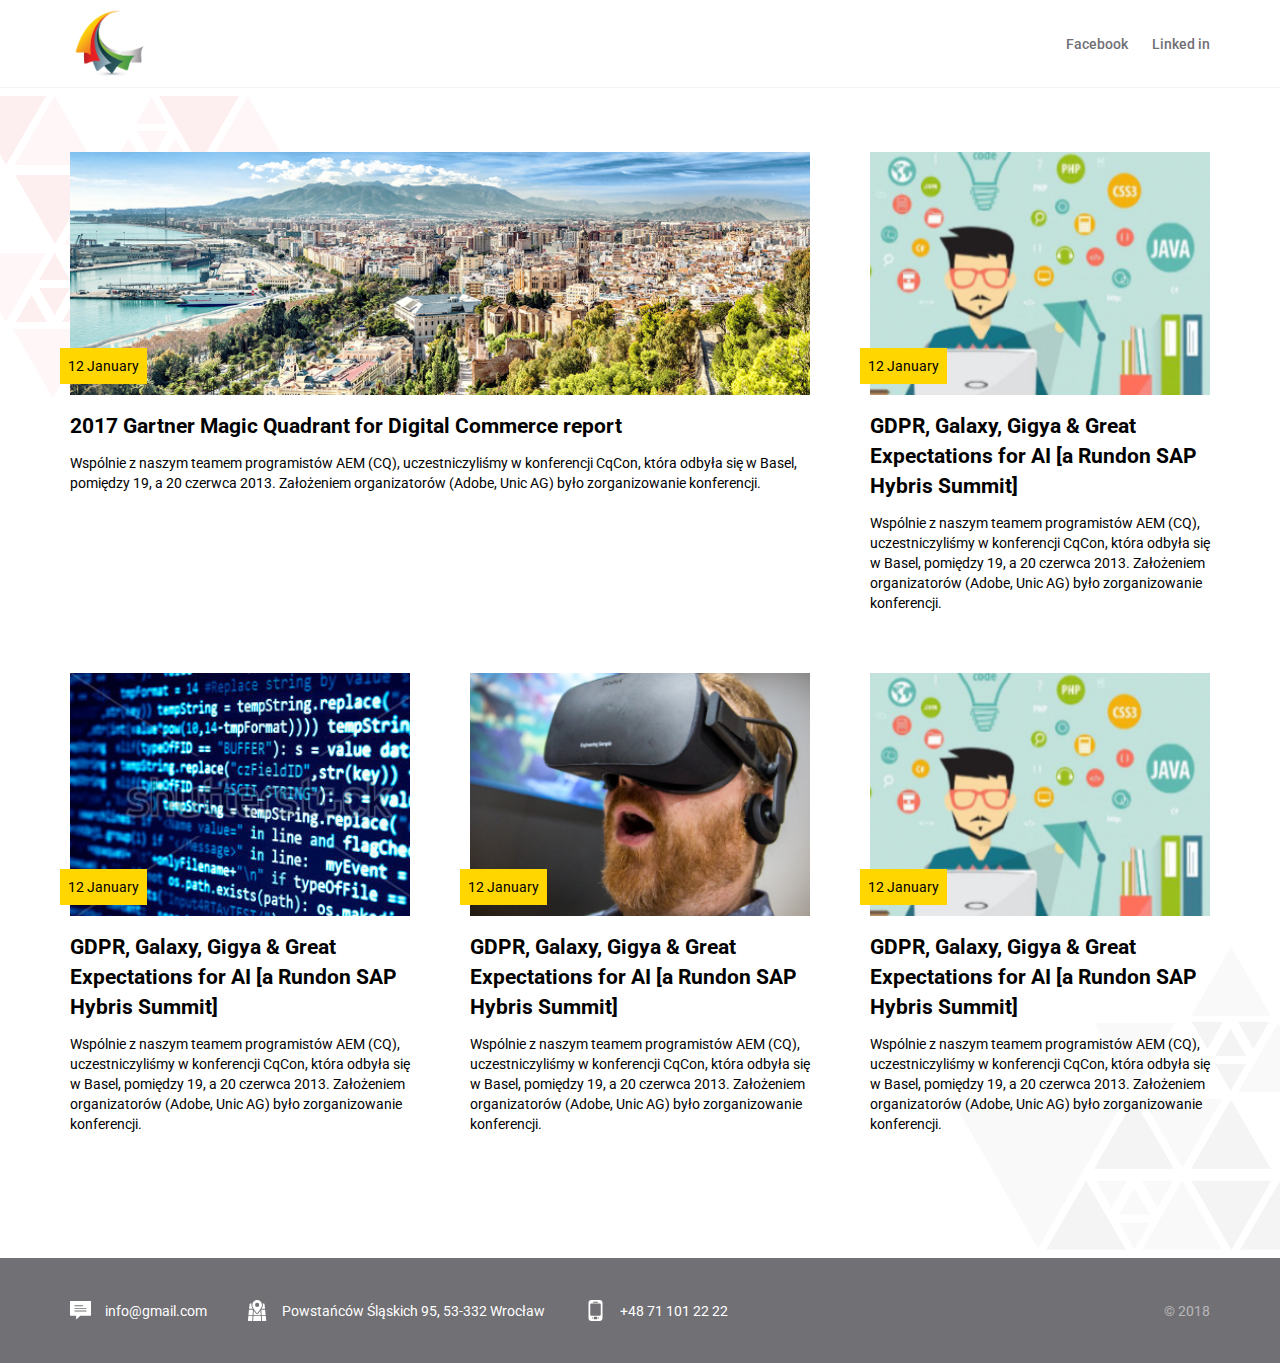
<file: index.html>
<!DOCTYPE html>
<html lang="pl">
<head>
    <meta charset="UTF-8">
    <meta content="width=device-width, initial-scale=1, user-scalable=no" name="viewport"/>

    <title>Blog</title>

    <link href="https://fonts.googleapis.com/css?family=Roboto:300,500&amp;subset=latin-ext" rel="stylesheet">
    <link rel="stylesheet" type="text/css" href="styles/bootstrap.css">
    <link rel="stylesheet" type="text/css" href="styles/main.css">
    <link rel="stylesheet" type="text/css" href="styles/header.css">
    <link rel="stylesheet" type="text/css" href="styles/section-articles.css">
    <link rel="stylesheet" type="text/css" href="styles/footer.css">

</head>

<body>

<header class="header">
    <div class="header__container container">
        <a href="#">
            <img src="media/logo.png" alt="logo" class="header__logo"/>
        </a>

        <div class="header__media-links">
            <a href="https://www.facebook.com/"
               target="_blank"
               class="header__media-link">

                Facebook
            </a>

            <a href="https://www.linkedin.com/"
               target="_blank"
               class="header__media-link">

                Linked in
            </a>
        </div>
    </div>
</header>

<main class="main">
    <img src="media/top-left-emblem.png" alt="top-left-emblem" class="top-left-emblem"/>
    <img src="media/bottom-right-emblem.png" alt="bottom-right-emblem" class="bottom-right-emblem"/>

    <section class="section-articles container">

        <div class="section-articles__content row">

            <div class="articles-column col-lg-8 col-md-8 col-sm-12 col-xs-12">
                <a href="article.html" class="articles-links">
                    <div class="article-header" style="background-image: url(media/article-photo-1.jpg);">
                        <time datetime="2018-01-12" class="section-articles__time">12 January</time>
                    </div>

                    <h2 class="articles__header-text">2017 Gartner Magic Quadrant for Digital Commerce report</h2>

                    <p class="articles__paragraph-text">Wspólnie z naszym teamem programistów AEM (CQ), uczestniczyliśmy
                        w konferencji CqCon, która odbyła się w Basel, pomiędzy 19, a 20
                        czerwca 2013. Założeniem organizatorów (Adobe, Unic AG)
                        było zorganizowanie konferencji.</p>
                </a>
            </div>

            <div class="articles-column col-lg-4 col-md-4 col-sm-6 col-xs-12">
                <a href="#" class="articles-links">
                    <div class="article-header" style="background-image: url(media/article-photo-2.jpg);">
                        <time datetime="2018-01-12" class="section-articles__time">12 January</time>
                    </div>

                    <h2 class="articles__header-text">GDPR, Galaxy, Gigya & Great Expectations for AI [a Rundon SAP
                        Hybris Summit]</h2>

                    <p class="articles__paragraph-text">Wspólnie z naszym teamem programistów AEM (CQ), uczestniczyliśmy
                        w konferencji CqCon, która odbyła się w Basel, pomiędzy 19, a 20
                        czerwca 2013. Założeniem organizatorów (Adobe, Unic AG) było zorganizowanie
                        konferencji.</p>
                </a>
            </div>

            <div class="articles-column col-lg-4 col-md-4 col-sm-6 col-xs-12">
                <a href="#" class="articles-links">
                    <div class="article-header" style="background-image: url(media/article-photo-3.jpg);">
                        <time datetime="2018-01-12" class="section-articles__time">12 January</time>
                    </div>

                    <h2 class="articles__header-text">GDPR, Galaxy, Gigya & Great Expectations for AI [a Rundon SAP
                        Hybris Summit]</h2>

                    <p class="articles__paragraph-text">Wspólnie z naszym teamem programistów AEM (CQ), uczestniczyliśmy
                        w konferencji CqCon, która odbyła się w Basel, pomiędzy 19, a 20
                        czerwca 2013. Założeniem organizatorów (Adobe, Unic AG) było zorganizowanie
                        konferencji.</p>
                </a>
            </div>

            <div class="articles-column col-lg-4 col-md-4 col-sm-6 col-xs-12">
                <a href="#" class="articles-links">
                    <div class="article-header" style="background-image: url(media/article-photo-4.jpg);">
                        <time datetime="2018-01-12" class="section-articles__time">12 January</time>
                    </div>

                    <h2 class="articles__header-text">GDPR, Galaxy, Gigya & Great Expectations for AI [a Rundon SAP
                        Hybris Summit]</h2>

                    <p class="articles__paragraph-text">Wspólnie z naszym teamem programistów AEM (CQ), uczestniczyliśmy
                        w konferencji CqCon, która odbyła się w Basel, pomiędzy 19, a 20
                        czerwca 2013. Założeniem organizatorów (Adobe, Unic AG) było zorganizowanie
                        konferencji.</p>
                </a>
            </div>

            <div class="articles-column col-lg-4 col-md-4 col-sm-6 col-xs-12">
                <a href="#" class="articles-links">
                    <div class="article-header" style="background-image: url(media/article-photo-2.jpg);">
                        <time datetime="2018-01-12" class="section-articles__time">12 January</time>
                    </div>

                    <h2 class="articles__header-text">GDPR, Galaxy, Gigya & Great Expectations for AI [a Rundon SAP
                        Hybris Summit]</h2>

                    <p class="articles__paragraph-text">Wspólnie z naszym teamem programistów AEM (CQ), uczestniczyliśmy
                        w konferencji CqCon, która odbyła się w Basel, pomiędzy 19, a 20
                        czerwca 2013. Założeniem organizatorów (Adobe, Unic AG) było zorganizowanie
                        konferencji.</p>
                </a>
            </div>
        </div>

    </section>

</main>

<footer class="footer">
    <div class="footer-content container">
        <div class="footer-information">
            <div class="contact-information">
                <svg xmlns="http://www.w3.org/2000/svg" class="contact-information__icon" viewBox="0 0 24 24">
                    <title>Bubble Chat Text</title>
                    <path d="M23.5,1H.5a.5.5,0,0,0-.5.5v16a.5.5,0,0,0,.5.5H7v3.5a.5.5,0,0,0,.85.35L11.71,18H23.5a.5.5,0,0,0,.5-.5V1.5A.5.5,0,0,0,23.5,1ZM5.5,6h9a.5.5,0,0,1,0,1h-9a.5.5,0,0,1,0-1Zm13,7H5.5a.5.5,0,0,1,0-1h13a.5.5,0,0,1,0,1Zm0-3H5.5a.5.5,0,0,1,0-1h13a.5.5,0,0,1,0,1Z"/>
                </svg>
                <a href="mailto:info@gmail.com" class="contact-information__text">info@gmail.com</a>
            </div>

            <div class="contact-information">
                <svg xmlns="http://www.w3.org/2000/svg" class="contact-information__icon" viewBox="0 0 24 24">
                    <title>Location Map</title>
                    <polygon points="6.81 11 2.31 11 1.68 17 6.42 17 6.81 11"/>
                    <polygon points="20.69 11 16.37 11 16.75 17 21.32 17 20.69 11"/>
                    <polygon points="16.18 24 15.81 18 7.36 18 6.97 24 16.18 24"/>
                    <path d="M12.74,15.46a1.5,1.5,0,0,1-2.3,0C10,15,8.89,13.56,7.75,11.88L7.42,17h8.32l-.32-5.11C14.29,13.57,13.15,15,12.74,15.46Z"/>
                    <path d="M6.36,18H1.58L1,23.45a.5.5,0,0,0,.5.55H6Z"/>
                    <path d="M18.18,5.59A10,10,0,0,1,16.6,10h4L20,4.45A.5.5,0,0,0,19.5,4H18A6.56,6.56,0,0,1,18.18,5.59Z"/>
                    <path d="M16.81,18l.38,6H21.5a.5.5,0,0,0,.37-.17.51.51,0,0,0,.13-.39L21.42,18Z"/>
                    <path d="M6.58,10A10,10,0,0,1,5,5.59,6.51,6.51,0,0,1,5.2,4H3.5a.5.5,0,0,0-.5.45L2.42,10Z"/>
                    <path d="M11.59,0A5.6,5.6,0,0,0,6,5.59c0,3,5,9,5.21,9.23a.5.5,0,0,0,.77,0c.21-.25,5.2-6.27,5.2-9.23A5.59,5.59,0,0,0,11.59,0Zm0,8A2.41,2.41,0,1,1,14,5.59,2.41,2.41,0,0,1,11.59,8Z"/>
                </svg>
                <span class="contact-information__text">Powstańców Śląskich 95, 53-332 Wrocław</span>
            </div>

            <div class="contact-information">
                <svg xmlns="http://www.w3.org/2000/svg" class="contact-information__icon" viewBox="0 0 24 24">
                    <title>Mobile Phone</title>
                    <path d="M16.5,0h-9A3.5,3.5,0,0,0,4,3.5v17A3.5,3.5,0,0,0,7.5,24h9A3.5,3.5,0,0,0,20,20.5V3.5A3.5,3.5,0,0,0,16.5,0Zm-7,2h5a.5.5,0,0,1,0,1h-5a.5.5,0,0,1,0-1ZM9,21H8V20H9Zm5,.5a.5.5,0,0,1-.5.5h-3a.5.5,0,0,1-.5-.5v-2a.5.5,0,0,1,.5-.5h3a.5.5,0,0,1,.5.5Zm2-.5H15V20h1Zm2-4.5A1.5,1.5,0,0,1,16.5,18h-9A1.5,1.5,0,0,1,6,16.5V5.5A1.5,1.5,0,0,1,7.5,4h9A1.5,1.5,0,0,1,18,5.5Z"/>
                </svg>
                <span class="contact-information__text">+48 71 101 22 22</span>
            </div>
        </div>

        <div class="footer-text">
            <span>© 2018</span>
        </div>
    </div>
</footer>

</body>

</html>
</file>
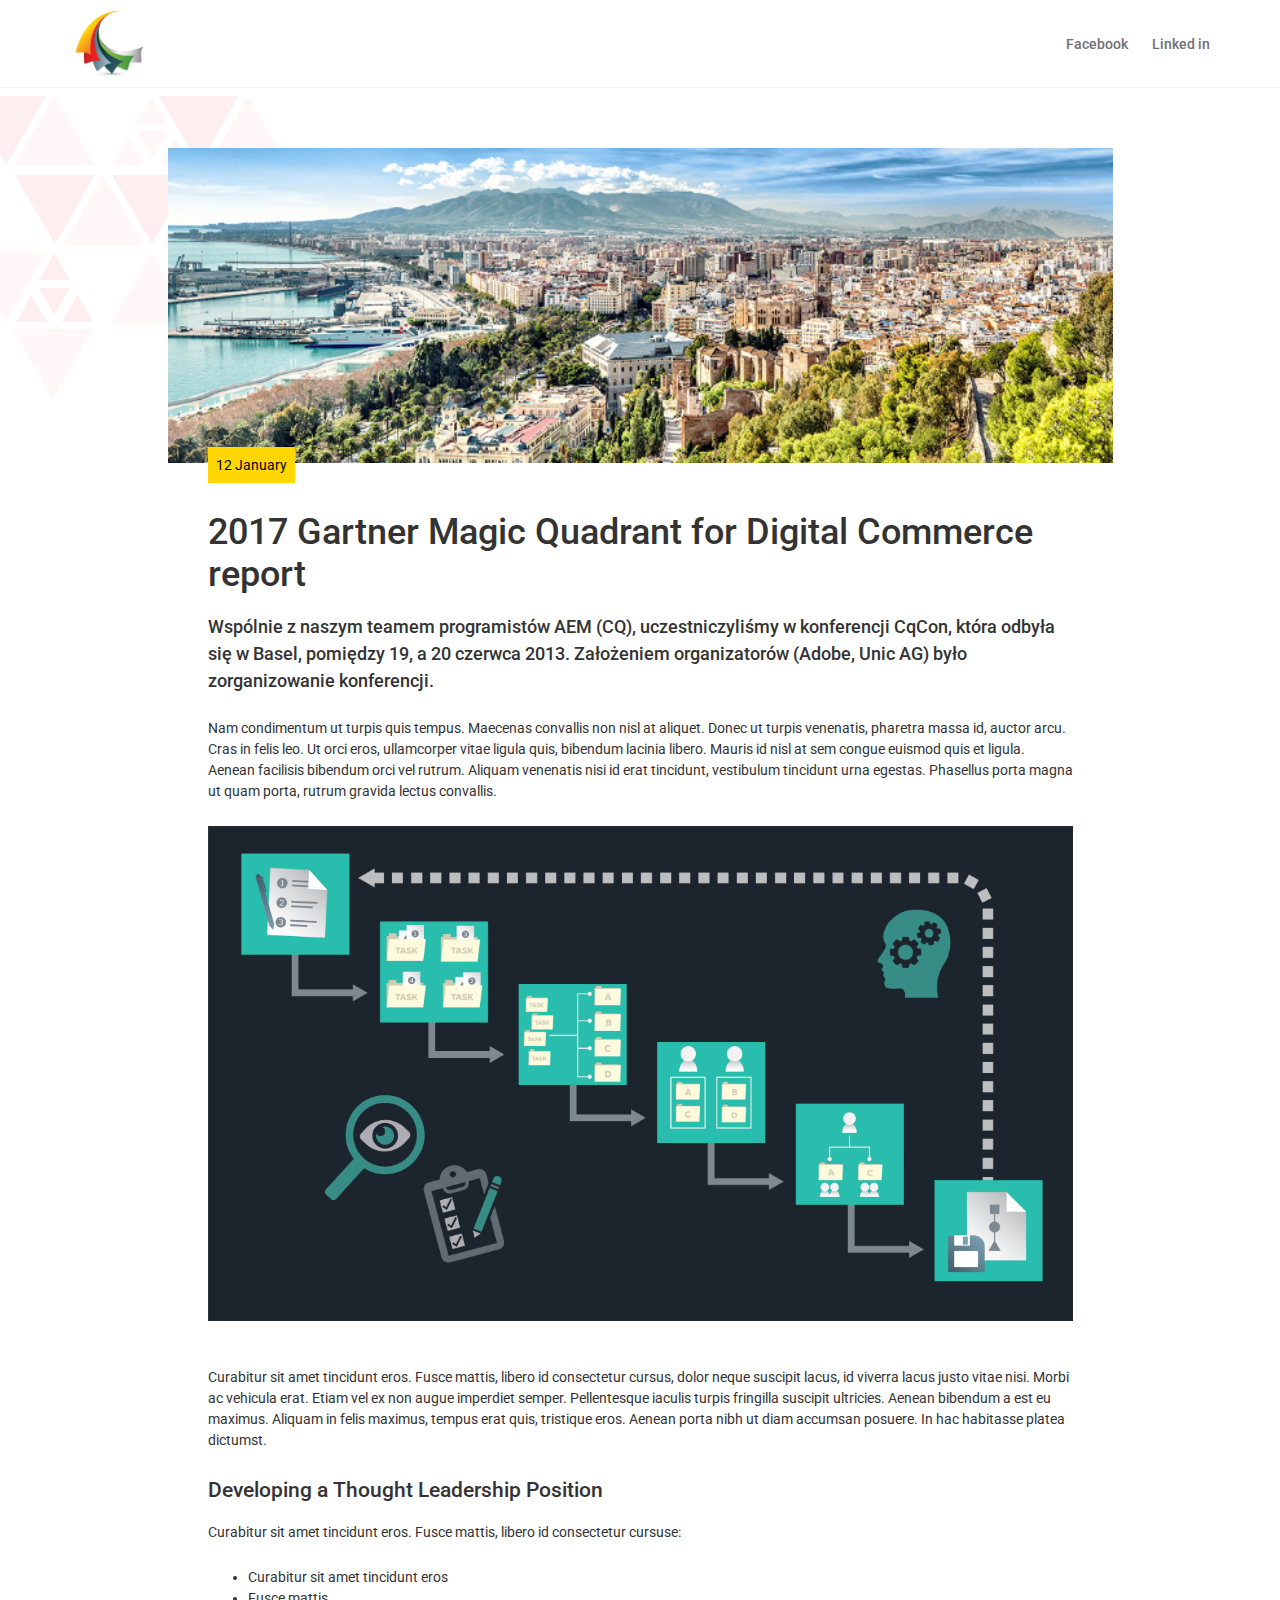
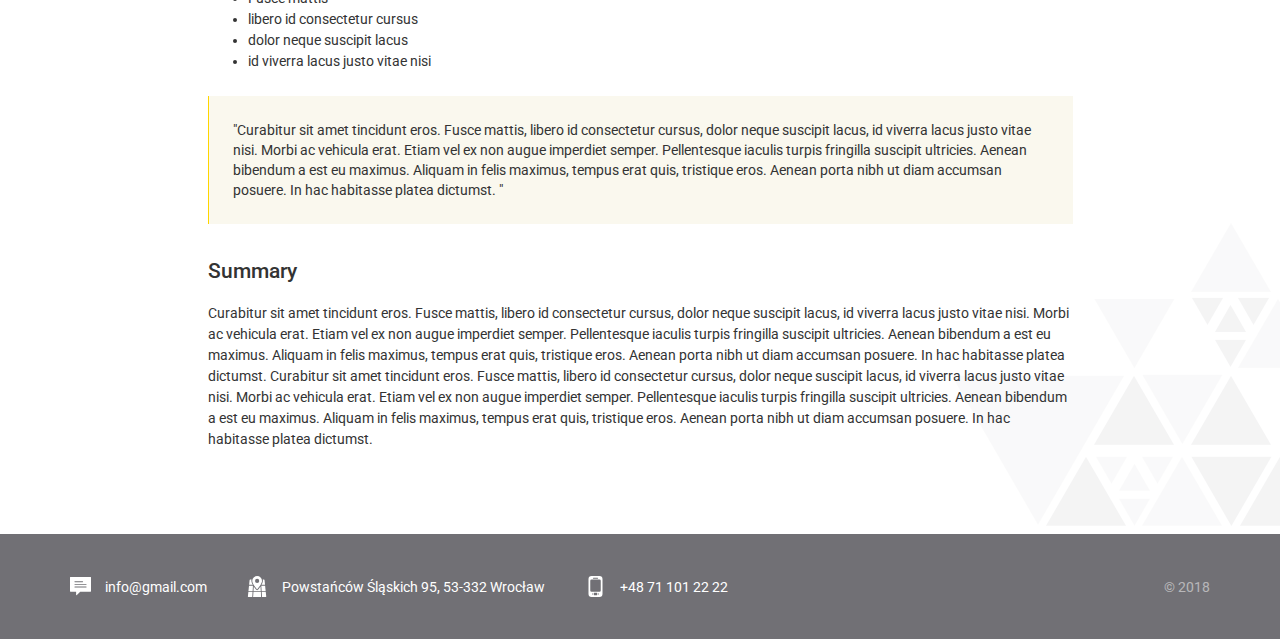
<file: article.html>
<!DOCTYPE html>
<html lang="pl">
<head>
    <meta charset="UTF-8">
    <meta content="width=device-width, initial-scale=1, user-scalable=no" name="viewport"/>

    <title>Article</title>

    <link href="https://fonts.googleapis.com/css?family=Roboto:300,500&amp;subset=latin-ext" rel="stylesheet">
    <link rel="stylesheet" type="text/css" href="styles/bootstrap.css">
    <link rel="stylesheet" type="text/css" href="styles/main.css">
    <link rel="stylesheet" type="text/css" href="styles/header.css">
    <link rel="stylesheet" type="text/css" href="styles/footer.css">
    <link rel="stylesheet" type="text/css" href="styles/section__single-article.css">

</head>

<body>
<header class="header">
    <div class="header__container container">
        <a href="index.html">
            <img src="media/logo.png" alt="logo" class="header__logo"/>
        </a>

        <div class="header__media-links">
            <a href="https://www.facebook.com/"
               target="_blank"
               class="header__media-link">

                Facebook
            </a>

            <a href="https://www.linkedin.com/"
               target="_blank"
               class="header__media-link">

                Linked in
            </a>
        </div>
    </div>
</header>

<main class="main">
    <div class="emblems-container">
        <img src="media/top-left-emblem.png" alt="top-left-emblem" class="top-left-emblem"/>
        <img src="media/bottom-right-emblem.png" alt="bottom-right-emblem" class="bottom-right-emblem"/>
    </div>

    <section class="section__single-article container">
        <div class="row">
            <article class="col-md-offset-1 col-lg-offset-1 col-lg-10 col-md-10 col-sm-12 col-xs-12">
                <div class="single-article__header" style="background-image: url(media/article-photo-1.jpg);">
                    <time datetime="2018-01-12" class="section-articles__time">12 January</time>
                </div>

                <div class="single-article__content">
                    <div class="single-article__container">
                        <h1>2017 Gartner Magic Quadrant for Digital Commerce report</h1>

                        <p>Wspólnie z naszym teamem programistów AEM (CQ),
                            uczestniczyliśmy w
                            konferencji CqCon, która odbyła się w Basel, pomiędzy 19, a 20 czerwca 2013. Założeniem
                            organizatorów (Adobe, Unic AG) było zorganizowanie konferencji.</p>

                        <p>Nam condimentum ut turpis quis tempus. Maecenas convallis non
                            nisl at
                            aliquet. Donec ut turpis venenatis, pharetra massa id, auctor arcu. Cras in felis leo. Ut
                            orci
                            eros,
                            ullamcorper vitae ligula quis, bibendum lacinia libero. Mauris id nisl at sem congue euismod
                            quis et
                            ligula. Aenean facilisis bibendum orci vel rutrum. Aliquam venenatis nisi id erat tincidunt,
                            vestibulum tincidunt urna egestas. Phasellus porta magna ut quam porta, rutrum gravida
                            lectus
                            convallis.</p>

                        <img src="media/single-article-photo.png" alt="single-article-photo"/>

                        <p>Curabitur sit amet tincidunt eros. Fusce mattis, libero id consectetur cursus, dolor neque
                            suscipit lacus, id viverra lacus justo vitae nisi. Morbi ac vehicula erat. Etiam vel ex non
                            augue imperdiet semper. Pellentesque iaculis turpis fringilla suscipit ultricies. Aenean
                            bibendum a est eu maximus. Aliquam in felis maximus, tempus erat quis, tristique eros.
                            Aenean porta nibh ut diam accumsan posuere. In hac habitasse platea dictumst.
                        </p>

                        <h2>Developing a Thought Leadership Position</h2>

                        <p>Curabitur sit amet tincidunt eros. Fusce mattis, libero id consectetur cursuse:</p>

                        <ul>
                            <li>Curabitur sit amet tincidunt eros</li>
                            <li>Fusce mattis</li>
                            <li>libero id consectetur cursus</li>
                            <li>dolor neque suscipit lacus</li>
                            <li>id viverra lacus justo vitae nisi</li>
                        </ul>

                        <blockquote>Curabitur sit amet tincidunt eros. Fusce mattis, libero id consectetur cursus, dolor
                            neque suscipit lacus, id viverra lacus justo vitae nisi. Morbi ac vehicula erat. Etiam
                            vel ex non augue imperdiet semper. Pellentesque iaculis turpis fringilla suscipit
                            ultricies. Aenean bibendum a est eu maximus. Aliquam in felis maximus, tempus erat quis,
                            tristique eros. Aenean porta nibh ut diam accumsan posuere. In hac habitasse platea
                            dictumst.
                        </blockquote>

                        <h2>Summary</h2>

                        <p>Curabitur sit amet tincidunt eros. Fusce mattis, libero id consectetur cursus, dolor
                            neque
                            suscipit lacus, id viverra lacus justo vitae nisi. Morbi ac vehicula erat. Etiam vel ex
                            non
                            augue imperdiet semper. Pellentesque iaculis turpis fringilla suscipit ultricies. Aenean
                            bibendum a est eu maximus. Aliquam in felis maximus, tempus erat quis, tristique eros.
                            Aenean porta nibh ut diam accumsan posuere. In hac habitasse platea dictumst.
                            Curabitur sit amet tincidunt eros. Fusce mattis, libero id consectetur cursus, dolor
                            neque suscipit lacus, id viverra lacus justo vitae nisi. Morbi ac vehicula erat. Etiam
                            vel ex non augue imperdiet semper. Pellentesque iaculis turpis fringilla suscipit
                            ultricies.
                            Aenean bibendum a est eu maximus. Aliquam in felis maximus, tempus erat quis, tristique
                            eros.
                            Aenean porta nibh ut diam accumsan posuere. In hac habitasse platea dictumst.
                        </p>

                    </div>
                </div>
            </article>
        </div>
    </section>

</main>

<footer class="footer">
    <div class="footer-content container">
        <div class="footer-information">
            <div class="contact-information">
                <svg xmlns="http://www.w3.org/2000/svg" class="contact-information__icon" viewBox="0 0 24 24">
                    <title>Bubble Chat Text</title>
                    <path d="M23.5,1H.5a.5.5,0,0,0-.5.5v16a.5.5,0,0,0,.5.5H7v3.5a.5.5,0,0,0,.85.35L11.71,18H23.5a.5.5,0,0,0,.5-.5V1.5A.5.5,0,0,0,23.5,1ZM5.5,6h9a.5.5,0,0,1,0,1h-9a.5.5,0,0,1,0-1Zm13,7H5.5a.5.5,0,0,1,0-1h13a.5.5,0,0,1,0,1Zm0-3H5.5a.5.5,0,0,1,0-1h13a.5.5,0,0,1,0,1Z"/>
                </svg>
                <a href="mailto:info@gmail.com" class="contact-information__text">info@gmail.com</a>
            </div>

            <div class="contact-information">
                <svg xmlns="http://www.w3.org/2000/svg" class="contact-information__icon" viewBox="0 0 24 24">
                    <title>Location Map</title>
                    <polygon points="6.81 11 2.31 11 1.68 17 6.42 17 6.81 11"/>
                    <polygon points="20.69 11 16.37 11 16.75 17 21.32 17 20.69 11"/>
                    <polygon points="16.18 24 15.81 18 7.36 18 6.97 24 16.18 24"/>
                    <path d="M12.74,15.46a1.5,1.5,0,0,1-2.3,0C10,15,8.89,13.56,7.75,11.88L7.42,17h8.32l-.32-5.11C14.29,13.57,13.15,15,12.74,15.46Z"/>
                    <path d="M6.36,18H1.58L1,23.45a.5.5,0,0,0,.5.55H6Z"/>
                    <path d="M18.18,5.59A10,10,0,0,1,16.6,10h4L20,4.45A.5.5,0,0,0,19.5,4H18A6.56,6.56,0,0,1,18.18,5.59Z"/>
                    <path d="M16.81,18l.38,6H21.5a.5.5,0,0,0,.37-.17.51.51,0,0,0,.13-.39L21.42,18Z"/>
                    <path d="M6.58,10A10,10,0,0,1,5,5.59,6.51,6.51,0,0,1,5.2,4H3.5a.5.5,0,0,0-.5.45L2.42,10Z"/>
                    <path d="M11.59,0A5.6,5.6,0,0,0,6,5.59c0,3,5,9,5.21,9.23a.5.5,0,0,0,.77,0c.21-.25,5.2-6.27,5.2-9.23A5.59,5.59,0,0,0,11.59,0Zm0,8A2.41,2.41,0,1,1,14,5.59,2.41,2.41,0,0,1,11.59,8Z"/>
                </svg>
                <span class="contact-information__text">Powstańców Śląskich 95, 53-332 Wrocław</span>
            </div>

            <div class="contact-information">
                <svg xmlns="http://www.w3.org/2000/svg" class="contact-information__icon" viewBox="0 0 24 24">
                    <title>Mobile Phone</title>
                    <path d="M16.5,0h-9A3.5,3.5,0,0,0,4,3.5v17A3.5,3.5,0,0,0,7.5,24h9A3.5,3.5,0,0,0,20,20.5V3.5A3.5,3.5,0,0,0,16.5,0Zm-7,2h5a.5.5,0,0,1,0,1h-5a.5.5,0,0,1,0-1ZM9,21H8V20H9Zm5,.5a.5.5,0,0,1-.5.5h-3a.5.5,0,0,1-.5-.5v-2a.5.5,0,0,1,.5-.5h3a.5.5,0,0,1,.5.5Zm2-.5H15V20h1Zm2-4.5A1.5,1.5,0,0,1,16.5,18h-9A1.5,1.5,0,0,1,6,16.5V5.5A1.5,1.5,0,0,1,7.5,4h9A1.5,1.5,0,0,1,18,5.5Z"/>
                </svg>
                <span class="contact-information__text">+48 71 101 22 22</span>
            </div>
        </div>

        <div class="footer-text">
            <span>© 2018</span>
        </div>
    </div>
</footer>
</body>

</html>
</file>
<file: styles/main.css>
* {
    box-sizing: border-box;
    -webkit-font-smoothing: antialiased;
    -moz-osx-font-smoothing: grayscale;
}

html,
body {
    height: 100%;
}

body {
    font-family: 'Roboto', sans-serif;
    display: -ms-grid;
    display: grid;
    -ms-grid-rows: min-content auto min-content;
    grid-template-rows: min-content auto min-content;
    -ms-grid-columns: 100%;
    grid-template-columns: 100%;
}

.header {
    -ms-grid-row: 1;
    -ms-grid-column: 1;
}

.main {
    position: relative;
    -ms-grid-row: 2;
    -ms-grid-column: 1;
}

.footer {
    -ms-grid-row: 3;
    -ms-grid-column: 1;
}

.emblems-container {
    overflow: hidden;
    max-width: 100%;
}

.top-left-emblem {
    margin-top: 8px;
    position: absolute;
}

.bottom-right-emblem {
    position: absolute;
    bottom: 0;
    right: 0;
    margin-bottom: 8px;
}
</file>
<file: styles/header.css>
.header {
    display: flex;
    justify-content: space-between;
    align-items: center;
    max-width: 100%;
    height: 88px;
    border-bottom: 1px solid #f4f4f4;
}

.header__container {
    display: flex;
}

.header__logo {
    width: 80px;
}

.header__media-links {
    display: flex;
    justify-content: space-between;
    align-items: center;
    margin-left: auto;
    margin-top: -16px;
    margin-right: -24px;
}

.header__media-link {
    font-size: 14px;
    font-weight: 500;
    font-style: normal;
    color: #717075;
    text-decoration: none;
    margin-right: 24px;
    margin-top: 16px;
    transition: 0.3s;
}

.header__media-link:visited,
.header__media-link:focus,
.header__media-link:link {
    color: #717075;
    text-decoration: none;
}

.header__media-link:hover {
    color: #ec1848;
}

@media (max-width: 768px) {
    .header__container {
        display: flex;
        flex-wrap: wrap;
        justify-content: center;
        flex-direction: column;
        width: auto;
        padding-top: 24px;
        padding-bottom: 24px;
    }
    .header__media-links {
        display: flex;
        flex-direction: column;
        margin: 14px 0 0;
    }
    .header__media-link {
        margin-top: 8px;
        margin-right: 0;
    }

    .header__media-link:first-child {
        margin-top: 0;
    }

    .header {
        height: auto;
    }
}
</file>
<file: styles/section-articles.css>
.section-articles {
    position: relative;
    padding: 64px 0 64px 0;
    overflow: hidden;
}

.section-articles__content {
    display: flex;
    flex-wrap: wrap;
}

.section-articles__content:before,
.section-articles__content:after {
    content: none;
}

.articles-column {
    display: flex;
    flex-direction: column;
    padding-left: 30px;
    padding-right: 30px;
    transition: 0.3s;
}

.articles-column:hover {
    transition: 0.3s;
}

.articles-links {
    position: relative;
    height: 100%;
    margin-bottom: 48px;
}

.articles-links:after {
    display: block;
    position: absolute;
    content: '';
    top: 0;
    left: -16px;
    right: -16px;
    bottom: 0;
    z-index: -1;
    transition: .3s;
    border-bottom-color: transparent;
}

.articles-links:hover:after {
    background: #faf8ee;
    border-bottom: 2px solid #ffd600;
}

.articles-links:visited,
.articles-links:focus,
.articles-links:link {
    text-decoration: none;
    color: black;
}

.article-header {
    position: relative;
    width: 100%;
    height: 243px;
    background: no-repeat center center / cover;
    transition: box-shadow .5s;
}

.section-articles__time {
    display: flex;
    flex-direction: row;
    align-items: center;
    justify-content: center;
    color: black;
    background-color: #ffd600;
    position: absolute;
    bottom: 11px;
    left: -10px;
    padding: 8px;
}

.articles__header-text, .articles__paragraph-text {
    display: flex;
    align-items: stretch;
    margin: 16px 0 12px 0;
}

.articles__paragraph-text {
    margin-top: 12px;
}

.contact-information__text,
.contact-information__text:hover {
    color: white;
    text-decoration: none;
}

.contact-information__text:visited,
.contact-information__text:focus,
.contact-information__text:link {
    color: white;
    text-decoration: none;
}

@media(max-width: 991px) {
    .section-articles__content {
        display: flex;
        justify-content: center;
    }
}

@media(max-width: 767px) {
    .section-articles__content {
        display: flex;
        flex-direction: column;
        align-items: center;
    }
    .articles-column {
        display: flex;
        justify-content: center;
        width: 100%;
    }
}
</file>
<file: styles/footer.css>
.footer {
    display: flex;
    height: 105px;
    width: 100%;
    background-color: #717075;
}

.footer-content {
    display: flex;
    margin-left: auto;
    align-items: center;
}

.footer-information {
    display: flex;
    color: #ffffff;
    font-size: 14px;
}

.footer-text {
    display: flex;
    justify-content: flex-end;
    margin-left: auto;
    color: rgba(255, 255, 255, 0.5);
    font-size: 14px;
}

.contact-information {
    display: flex;
    align-items: center;
    margin-right: 40px;
}

.contact-information__icon {
    width: 21px;
    height: 21px;
    vertical-align: text-bottom;
    fill: white;
}

.contact-information__text {
    margin-left: 14px;
}

@media(max-width: 768px) {
    .footer {
        height: auto;
    }

    .footer-content {
        display: flex;
        flex-wrap: wrap;
        flex-direction: column;
        align-items: center;
    }

    .footer-information{
        display: flex;
        flex-wrap: wrap;
        flex-direction: column;
        align-items: center;
        margin-top: 16px;
        line-height: 3;
    }

    .footer-text {
        margin: 20px 0 20px 0;
    }

    .contact-information__text {
        vertical-align: middle;
    }

    .contact-information {
        margin-right: 0;
    }
}
</file>
<file: styles/section__single-article.css>
.single-article__header {
    display: flex;
    align-items: flex-end;
    height: 315px;
    width: 100%;
    margin-top: 60px;
    position: relative;
    background: no-repeat center center / cover;
}

.section-articles__time {
    display: flex;
    align-items: center;
    justify-content: center;
    color: black;
    background-color: #ffd600;
    position: absolute;
    padding: 8px;
    left: 40px;
    bottom: -20px;
}

.single-article__content {
    display: flex;
    justify-content: center;
    margin-bottom: 60px;
}

.single-article__container {
    justify-content: center;
    padding: 0 40px;
}

.contact-information__text,
.contact-information__text:hover {
    color: white;
    text-decoration: none;
}

.contact-information__text:visited,
.contact-information__text:focus,
.contact-information__text:link {
    color: white;
    text-decoration: none;
}

.single-article__container h1 {
    font-size: 36px;
    font-weight: 500;
    line-height: 1.17;
    margin: 48px 0 14px 0;
}

.single-article__container p {
    font-size: 14px;
    line-height: 1.5;
    margin-bottom: 24px;
}

.single-article__container img {
    height: auto;
    width: 100%;
    margin-bottom: 32px;
}

.single-article__container h2 {
    font-size: 21px;
    font-weight: 500;
}

.single-article__container ul {
    font-size: 14px;
    line-height: 1.5;
    margin-bottom: 24px;
}

.single-article__container blockquote {
    height: auto;
    display: block;
    background-color: #faf8ee;
    border-left: 1px solid #ffd600;
    padding: 24px;
    margin-bottom: 32px;
    margin-left: 0;
    margin-right: 0;
}
.single-article__container blockquote:before,
.single-article__container blockquote:after {
    content: '"';
}

.single-article__container h1 + p {
    font-size: 18px;
    font-weight: 500;
}

@media(max-width: 425px) {
    .single-article__container h1 {
        font-size: 21px;
    }

    .single-article__container h1 + p {
        font-size: 16px;
    }

    .single-article__container {
        padding: 0 20px;
    }

    .section-articles__time {
        left: 20px;
    }
}
</file>
